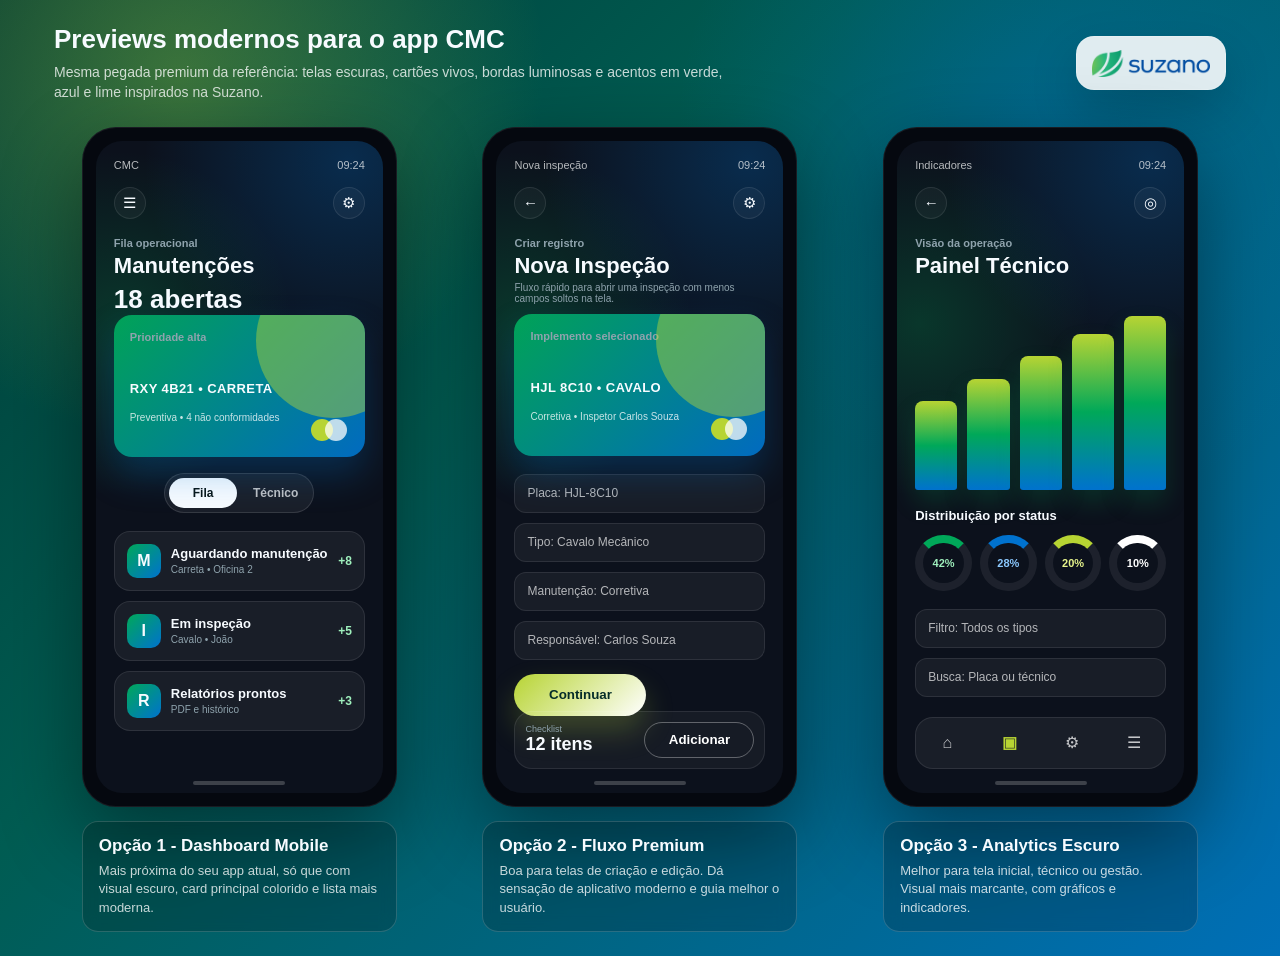
<file: previews_layout.html>
<!DOCTYPE html>
<html lang="pt-br">
<head>
<meta charset="UTF-8">
<meta name="viewport" content="width=device-width, initial-scale=1.0">
<title>Previews de Layout</title>
<style>
:root {
  --suzano-green: #00a859;
  --suzano-blue: #0072ce;
  --suzano-lime: #b7d433;
  --deep: #071416;
  --phone: #0c111c;
  --panel: #141b28;
  --panel-2: #101721;
  --text: #f7fbff;
  --muted: #8fa3ad;
  --line: rgba(255,255,255,0.09);
}

* { box-sizing: border-box; }

body {
  margin: 0;
  min-height: 100vh;
  font-family: Arial, Helvetica, sans-serif;
  color: var(--text);
  background:
    radial-gradient(circle at 14% 8%, rgba(183, 212, 51, 0.32), transparent 26%),
    radial-gradient(circle at 82% 14%, rgba(0, 114, 206, 0.34), transparent 28%),
    linear-gradient(135deg, #003c36 0%, #005c52 38%, #006fb7 100%);
}

.page {
  max-width: 1220px;
  margin: 0 auto;
  padding: 24px;
}

.page-title {
  display: flex;
  align-items: center;
  justify-content: space-between;
  gap: 18px;
  margin-bottom: 24px;
}

.page-title h1 {
  margin: 0;
  font-size: 26px;
  letter-spacing: 0;
}

.page-title p {
  max-width: 680px;
  margin: 7px 0 0;
  color: rgba(255,255,255,0.78);
  font-size: 14px;
  line-height: 1.45;
}

.logo-shell {
  width: 150px;
  height: 54px;
  display: flex;
  align-items: center;
  justify-content: center;
  border: 1px solid rgba(255,255,255,0.18);
  border-radius: 18px;
  background: rgba(255,255,255,0.88);
  box-shadow: 0 20px 48px rgba(0,0,0,0.18);
}

.logo-shell img {
  max-width: 118px;
  max-height: 34px;
  object-fit: contain;
}

.phones {
  display: grid;
  grid-template-columns: repeat(3, minmax(0, 1fr));
  gap: 30px;
  align-items: start;
}

.concept {
  display: flex;
  flex-direction: column;
  align-items: center;
  gap: 14px;
}

.phone {
  width: 315px;
  height: 680px;
  border-radius: 34px;
  padding: 14px;
  background: #05080f;
  box-shadow:
    0 28px 80px rgba(0,0,0,0.42),
    inset 0 0 0 1px rgba(255,255,255,0.08);
}

.screen {
  height: 100%;
  overflow: hidden;
  border-radius: 26px;
  background:
    radial-gradient(circle at 88% 3%, rgba(0, 114, 206, 0.28), transparent 30%),
    radial-gradient(circle at 8% 28%, rgba(0, 168, 89, 0.25), transparent 32%),
    var(--phone);
  position: relative;
  padding: 18px;
}

.screen::after {
  content: "";
  position: absolute;
  left: 50%;
  bottom: 8px;
  width: 92px;
  height: 4px;
  transform: translateX(-50%);
  border-radius: 999px;
  background: rgba(255,255,255,0.2);
}

.statusbar,
.appbar {
  display: flex;
  align-items: center;
  justify-content: space-between;
}

.statusbar {
  color: rgba(255,255,255,0.7);
  font-size: 11px;
  margin-bottom: 16px;
}

.appbar {
  margin-bottom: 18px;
}

.icon-btn {
  width: 32px;
  height: 32px;
  border: 1px solid var(--line);
  border-radius: 50%;
  display: flex;
  align-items: center;
  justify-content: center;
  color: var(--text);
  background: rgba(255,255,255,0.04);
  font-size: 15px;
}

.eyebrow {
  color: var(--muted);
  font-size: 11px;
  font-weight: 700;
}

.title {
  margin: 4px 0 0;
  font-size: 22px;
  font-weight: 900;
}

.amount {
  margin: 5px 0 0;
  font-size: 26px;
  font-weight: 900;
}

.card-hero {
  min-height: 142px;
  border-radius: 18px;
  padding: 16px;
  background:
    linear-gradient(135deg, rgba(0,168,89,0.95), rgba(0,114,206,0.92));
  box-shadow: 0 18px 36px rgba(0, 114, 206, 0.28);
  position: relative;
  overflow: hidden;
  margin-bottom: 16px;
}

.card-hero::before {
  content: "";
  position: absolute;
  right: -46px;
  top: -52px;
  width: 155px;
  height: 155px;
  border-radius: 50%;
  background: rgba(183,212,51,0.45);
}

.card-number {
  position: relative;
  margin-top: 38px;
  font-size: 13px;
  font-weight: 800;
  letter-spacing: 0.4px;
}

.card-label {
  position: relative;
  margin-top: 15px;
  color: rgba(255,255,255,0.78);
  font-size: 10px;
  line-height: 1.35;
}

.brand-dots {
  position: absolute;
  right: 18px;
  bottom: 16px;
  display: flex;
}

.brand-dots span {
  width: 22px;
  height: 22px;
  border-radius: 50%;
  background: var(--suzano-lime);
}

.brand-dots span + span {
  margin-left: -8px;
  background: #ffffff;
  opacity: 0.75;
}

.segmented {
  display: grid;
  grid-template-columns: repeat(2, 1fr);
  gap: 5px;
  width: 150px;
  margin: 0 auto 18px;
  padding: 4px;
  border-radius: 999px;
  border: 1px solid rgba(255,255,255,0.12);
  background: rgba(255,255,255,0.06);
}

.segmented span {
  min-height: 30px;
  border-radius: 999px;
  display: flex;
  align-items: center;
  justify-content: center;
  font-size: 12px;
  font-weight: 900;
  color: rgba(255,255,255,0.72);
}

.segmented .active {
  background: var(--text);
  color: var(--deep);
}

.list {
  display: grid;
  gap: 10px;
}

.list-item {
  display: grid;
  grid-template-columns: 34px 1fr auto;
  gap: 10px;
  align-items: center;
  padding: 12px;
  border-radius: 16px;
  background: rgba(255,255,255,0.055);
  border: 1px solid var(--line);
}

.avatar {
  width: 34px;
  height: 34px;
  border-radius: 10px;
  background: linear-gradient(135deg, var(--suzano-green), var(--suzano-blue));
  display: flex;
  align-items: center;
  justify-content: center;
  font-weight: 900;
}

.item-name {
  font-size: 13px;
  font-weight: 900;
}

.item-sub {
  margin-top: 3px;
  color: var(--muted);
  font-size: 10px;
}

.delta {
  color: #9ff0bd;
  font-size: 12px;
  font-weight: 900;
}

.form {
  display: grid;
  gap: 10px;
  margin-top: 18px;
}

.field {
  height: 39px;
  border-radius: 12px;
  border: 1px solid var(--line);
  background: rgba(255,255,255,0.05);
  color: rgba(255,255,255,0.68);
  padding: 11px 12px;
  font-size: 12px;
}

.primary {
  width: 132px;
  height: 42px;
  margin: 14px auto 0;
  border: 0;
  border-radius: 999px;
  color: #052d29;
  background: linear-gradient(135deg, var(--suzano-lime), #ffffff);
  font-weight: 900;
  box-shadow: 0 15px 30px rgba(183,212,51,0.24);
}

.balance-bar {
  position: absolute;
  left: 18px;
  right: 18px;
  bottom: 24px;
  display: grid;
  grid-template-columns: 1fr 110px;
  gap: 10px;
  align-items: center;
  padding: 10px;
  border: 1px solid var(--line);
  border-radius: 18px;
  background: rgba(255,255,255,0.045);
}

.balance-bar small {
  display: block;
  color: var(--muted);
  font-size: 9px;
}

.balance-bar strong {
  font-size: 18px;
}

.outline {
  height: 36px;
  border-radius: 999px;
  border: 1px solid rgba(255,255,255,0.32);
  background: transparent;
  color: white;
  font-weight: 900;
}

.chart {
  height: 185px;
  display: flex;
  align-items: end;
  justify-content: space-between;
  gap: 10px;
  margin: 26px 0 18px;
}

.bar {
  flex: 1;
  border-radius: 8px 8px 3px 3px;
  background: linear-gradient(180deg, var(--suzano-lime), var(--suzano-green), var(--suzano-blue));
  box-shadow: 0 12px 24px rgba(0,168,89,0.2);
}

.bar:nth-child(1) { height: 48%; }
.bar:nth-child(2) { height: 60%; }
.bar:nth-child(3) { height: 72%; }
.bar:nth-child(4) { height: 84%; }
.bar:nth-child(5) { height: 94%; }

.breakdown {
  margin-top: 12px;
}

.breakdown h3 {
  margin: 0 0 12px;
  font-size: 13px;
}

.rings {
  display: grid;
  grid-template-columns: repeat(4, 1fr);
  gap: 8px;
}

.ring {
  aspect-ratio: 1;
  border-radius: 50%;
  display: flex;
  align-items: center;
  justify-content: center;
  border: 8px solid rgba(255,255,255,0.07);
  border-top-color: var(--suzano-green);
  color: #9ff0bd;
  font-size: 11px;
  font-weight: 900;
}

.ring:nth-child(2) { border-top-color: var(--suzano-blue); color: #8cc9ff; }
.ring:nth-child(3) { border-top-color: var(--suzano-lime); color: #e7f58c; }
.ring:nth-child(4) { border-top-color: #ffffff; color: white; }

.bottom-nav {
  position: absolute;
  left: 18px;
  right: 18px;
  bottom: 24px;
  height: 52px;
  display: grid;
  grid-template-columns: repeat(4, 1fr);
  align-items: center;
  justify-items: center;
  border-radius: 18px;
  border: 1px solid var(--line);
  background: rgba(255,255,255,0.055);
  color: rgba(255,255,255,0.75);
}

.bottom-nav strong {
  color: var(--suzano-lime);
}

.caption {
  width: min(315px, 100%);
  padding: 14px 16px;
  border: 1px solid rgba(255,255,255,0.16);
  border-radius: 16px;
  background: rgba(0,0,0,0.18);
  backdrop-filter: blur(8px);
}

.caption h2 {
  margin: 0 0 6px;
  font-size: 17px;
}

.caption p {
  margin: 0;
  color: rgba(255,255,255,0.78);
  font-size: 13px;
  line-height: 1.42;
}

@media (max-width: 1080px) {
  .phones {
    grid-template-columns: 1fr;
  }

  .page-title {
    align-items: flex-start;
    flex-direction: column;
  }
}

@media (max-width: 420px) {
  .page {
    padding: 16px;
  }

  .phone {
    width: 100%;
    max-width: 315px;
  }
}
</style>
</head>
<body>
<main class="page">
  <header class="page-title">
    <div>
      <h1>Previews modernos para o app CMC</h1>
      <p>Mesma pegada premium da referência: telas escuras, cartões vivos, bordas luminosas e acentos em verde, azul e lime inspirados na Suzano.</p>
    </div>
    <div class="logo-shell">
      <img src="suzano-logo.png" alt="Suzano">
    </div>
  </header>

  <section class="phones">
    <article class="concept">
      <div class="phone">
        <div class="screen">
          <div class="statusbar"><span>CMC</span><span>09:24</span></div>
          <div class="appbar">
            <span class="icon-btn">☰</span>
            <span class="icon-btn">⚙</span>
          </div>
          <div class="eyebrow">Fila operacional</div>
          <h2 class="title">Manutenções</h2>
          <div class="amount">18 abertas</div>

          <div class="card-hero">
            <div class="eyebrow">Prioridade alta</div>
            <div class="card-number">RXY 4B21 • CARRETA</div>
            <div class="card-label">Preventiva • 4 não conformidades</div>
            <div class="brand-dots"><span></span><span></span></div>
          </div>

          <div class="segmented">
            <span class="active">Fila</span>
            <span>Técnico</span>
          </div>

          <div class="list">
            <div class="list-item"><div class="avatar">M</div><div><div class="item-name">Aguardando manutenção</div><div class="item-sub">Carreta • Oficina 2</div></div><div class="delta">+8</div></div>
            <div class="list-item"><div class="avatar">I</div><div><div class="item-name">Em inspeção</div><div class="item-sub">Cavalo • João</div></div><div class="delta">+5</div></div>
            <div class="list-item"><div class="avatar">R</div><div><div class="item-name">Relatórios prontos</div><div class="item-sub">PDF e histórico</div></div><div class="delta">+3</div></div>
          </div>
        </div>
      </div>
      <div class="caption">
        <h2>Opção 1 - Dashboard Mobile</h2>
        <p>Mais próxima do seu app atual, só que com visual escuro, card principal colorido e lista mais moderna.</p>
      </div>
    </article>

    <article class="concept">
      <div class="phone">
        <div class="screen">
          <div class="statusbar"><span>Nova inspeção</span><span>09:24</span></div>
          <div class="appbar">
            <span class="icon-btn">←</span>
            <span class="icon-btn">⚙</span>
          </div>
          <div class="eyebrow">Criar registro</div>
          <h2 class="title">Nova Inspeção</h2>
          <p class="item-sub">Fluxo rápido para abrir uma inspeção com menos campos soltos na tela.</p>

          <div class="card-hero">
            <div class="eyebrow">Implemento selecionado</div>
            <div class="card-number">HJL 8C10 • CAVALO</div>
            <div class="card-label">Corretiva • Inspetor Carlos Souza</div>
            <div class="brand-dots"><span></span><span></span></div>
          </div>

          <div class="form">
            <div class="field">Placa: HJL-8C10</div>
            <div class="field">Tipo: Cavalo Mecânico</div>
            <div class="field">Manutenção: Corretiva</div>
            <div class="field">Responsável: Carlos Souza</div>
          </div>
          <button class="primary">Continuar</button>

          <div class="balance-bar">
            <div><small>Checklist</small><strong>12 itens</strong></div>
            <button class="outline">Adicionar</button>
          </div>
        </div>
      </div>
      <div class="caption">
        <h2>Opção 2 - Fluxo Premium</h2>
        <p>Boa para telas de criação e edição. Dá sensação de aplicativo moderno e guia melhor o usuário.</p>
      </div>
    </article>

    <article class="concept">
      <div class="phone">
        <div class="screen">
          <div class="statusbar"><span>Indicadores</span><span>09:24</span></div>
          <div class="appbar">
            <span class="icon-btn">←</span>
            <span class="icon-btn">◎</span>
          </div>
          <div class="eyebrow">Visão da operação</div>
          <h2 class="title">Painel Técnico</h2>

          <div class="chart">
            <div class="bar"></div>
            <div class="bar"></div>
            <div class="bar"></div>
            <div class="bar"></div>
            <div class="bar"></div>
          </div>

          <div class="breakdown">
            <h3>Distribuição por status</h3>
            <div class="rings">
              <div class="ring">42%</div>
              <div class="ring">28%</div>
              <div class="ring">20%</div>
              <div class="ring">10%</div>
            </div>
          </div>

          <div class="form">
            <div class="field">Filtro: Todos os tipos</div>
            <div class="field">Busca: Placa ou técnico</div>
          </div>

          <nav class="bottom-nav">
            <span>⌂</span>
            <strong>▣</strong>
            <span>⚙</span>
            <span>☰</span>
          </nav>
        </div>
      </div>
      <div class="caption">
        <h2>Opção 3 - Analytics Escuro</h2>
        <p>Melhor para tela inicial, técnico ou gestão. Visual mais marcante, com gráficos e indicadores.</p>
      </div>
    </article>
  </section>
</main>
</body>
</html>
</file>
